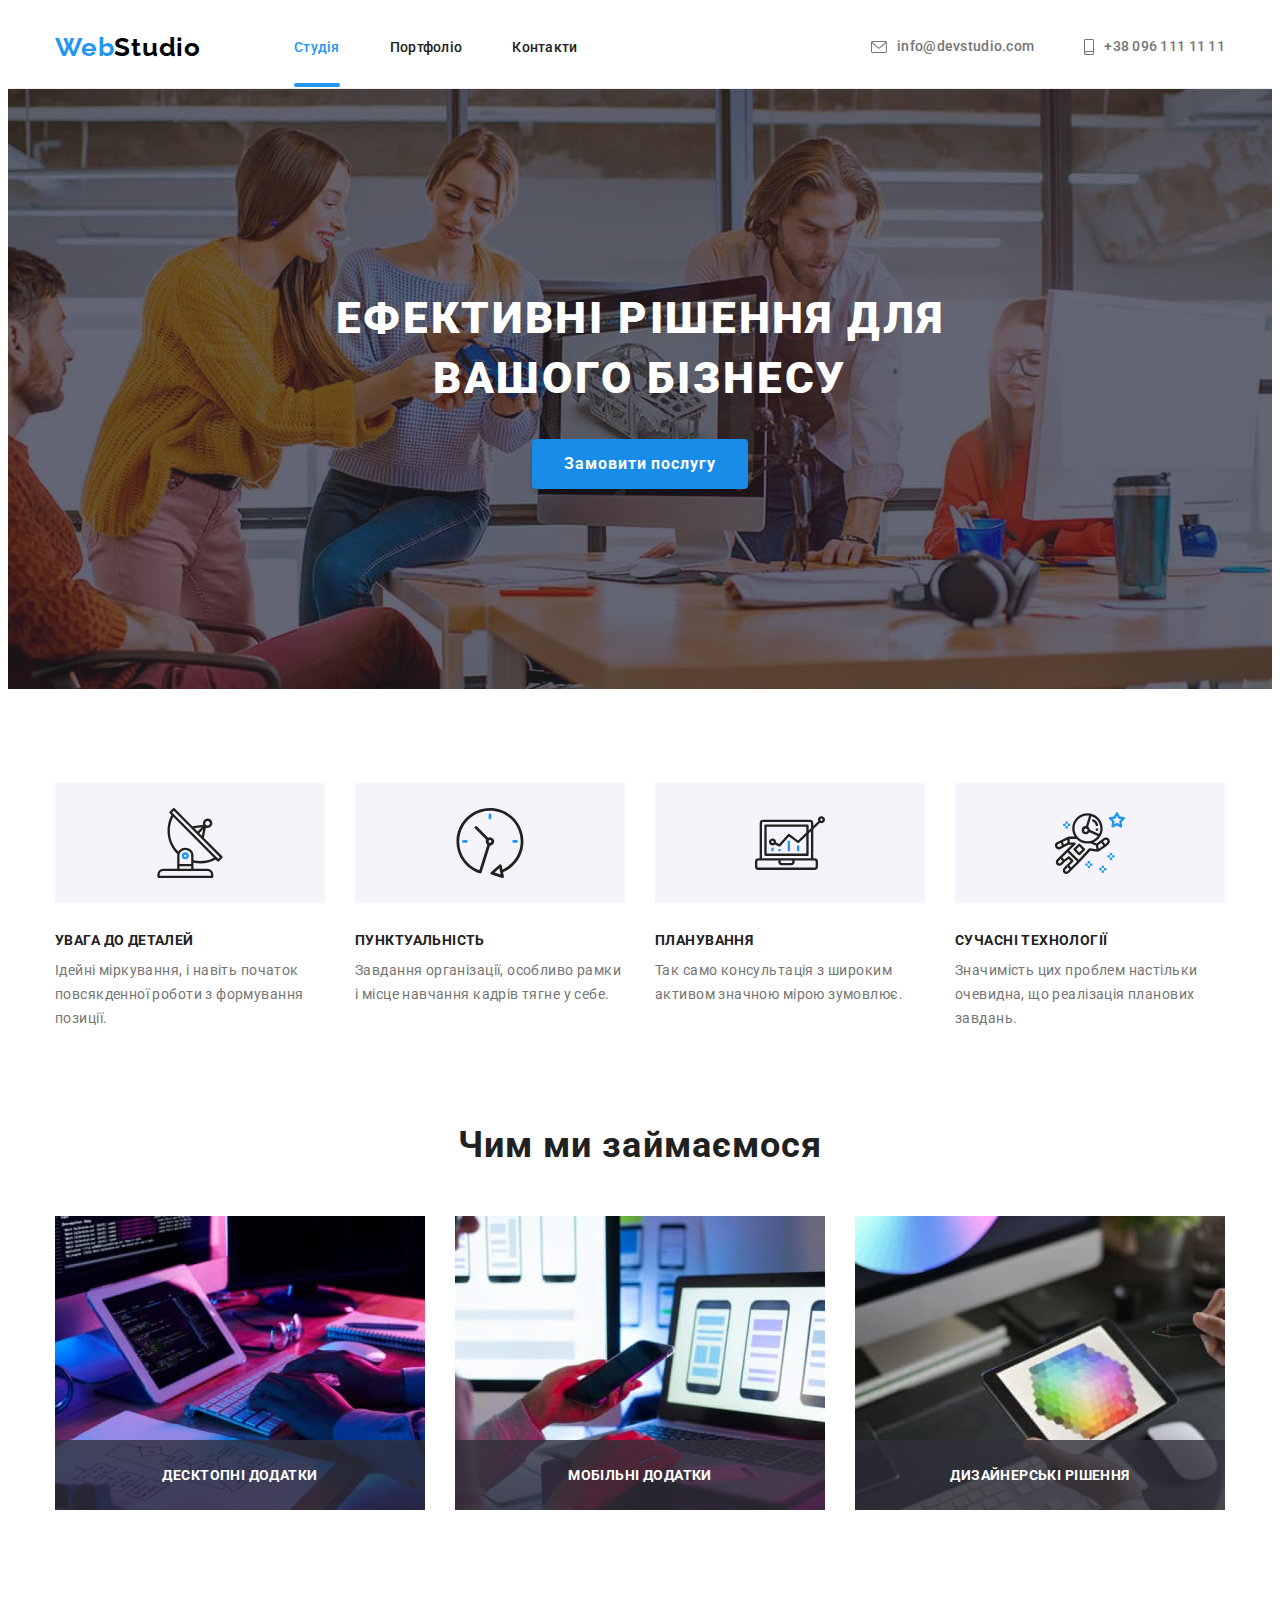
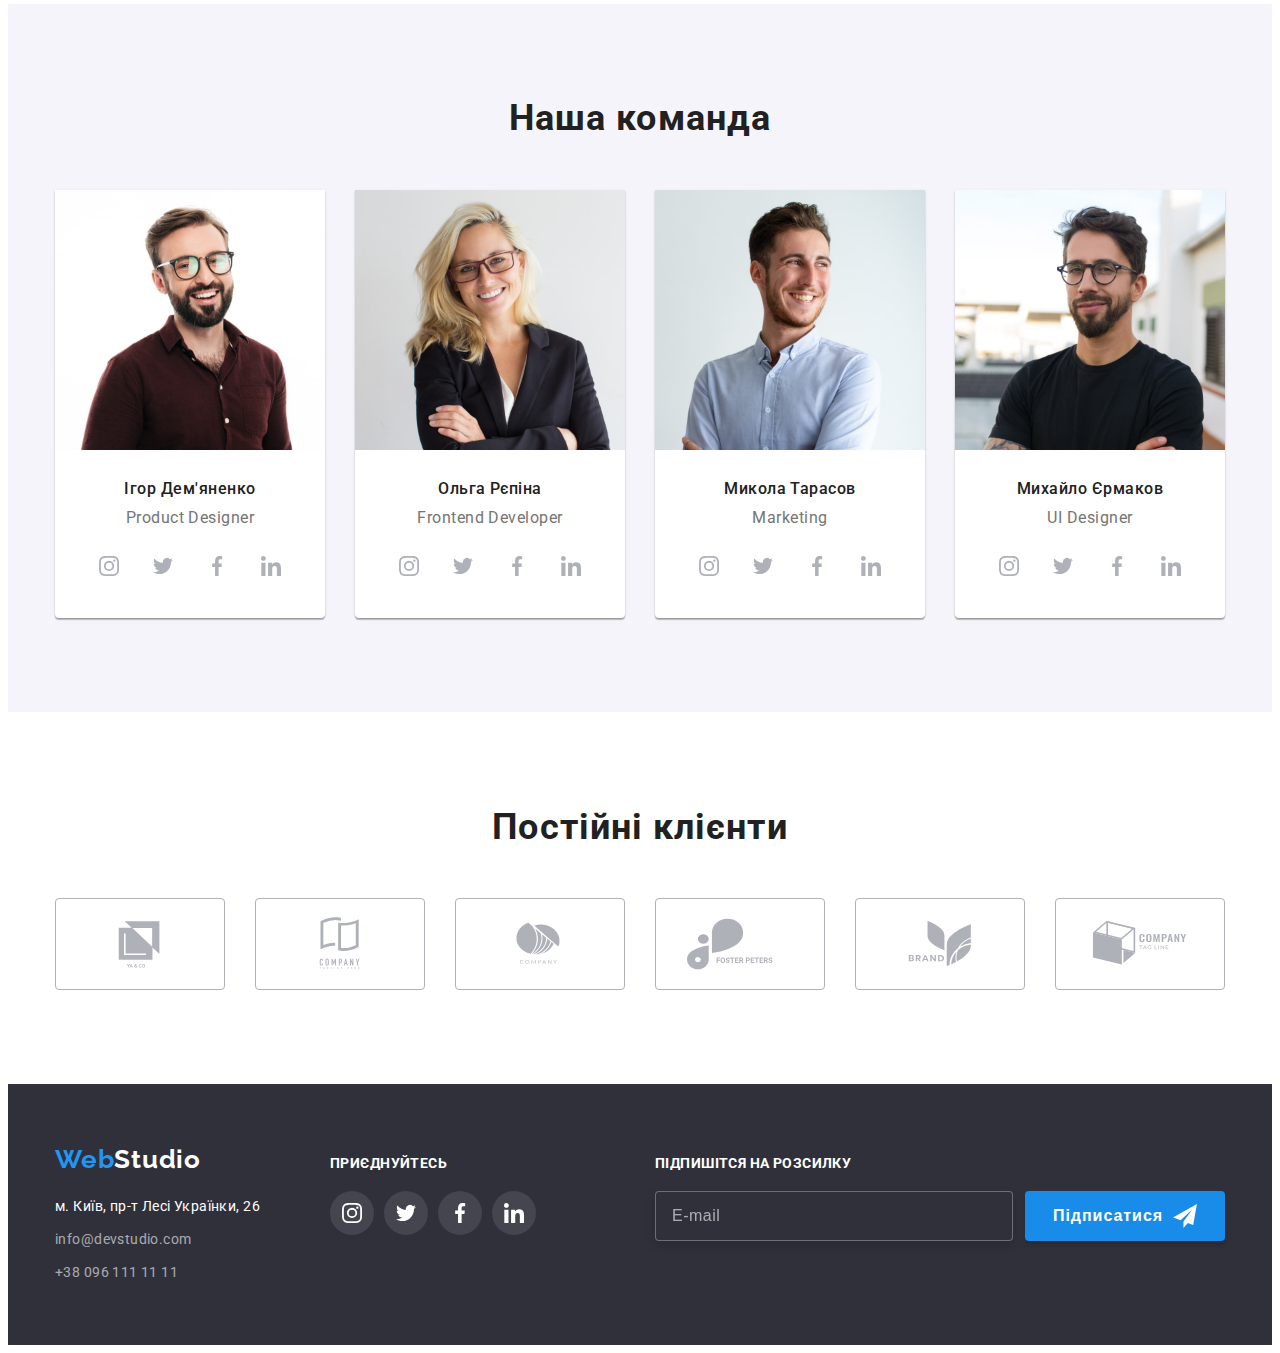
<file: index.html>
<!DOCTYPE html>
<html lang="uk">

<head>
    <meta charset="UTF-8" />
    <meta http-equiv="X-UA-Compatible" content="IE=edge" />
    <meta name="viewport" content="width=device-width, initial-scale=1.0" />
    <title>Document</title>
    <link rel="preconnect" href="https://fonts.googleapis.com">
    <link rel="preconnect" href="https://fonts.gstatic.com" crossorigin>
    <link
        href="https://fonts.googleapis.com/css2?family=Raleway:wght@700&family=Roboto:wght@400;500;700;900&display=swap"
        rel="stylesheet">
    <link rel="stylesheet" href="https://cdnjs.cloudflare.com/ajax/libs/modern-normalize/1.1.0/modern-normalize.min.css"
        integrity="sha512-wpPYUAdjBVSE4KJnH1VR1HeZfpl1ub8YT/NKx4PuQ5NmX2tKuGu6U/JRp5y+Y8XG2tV+wKQpNHVUX03MfMFn9Q=="
        crossorigin="anonymous" referrerpolicy="no-referrer" />
    <link rel="stylesheet" href="./css/styles.css" />
</head>

<body>

    <!-- Header -->

    <header class="header">
        <div class="container header-container">

            <nav class="header-navigation">
                <a href="./index.html" class="logo link">Web<span class="logo__header">Studio</span></a>
                <ul class="header-list list ">
                    <li><a class="header-list__link link current" href="./index.html">Студія</a></li>
                    <li><a class="header-list__link link" href="./portfolio.html">Портфоліо</a></li>
                    <li><a class="header-list__link link" href="./index.html">Контакти</a></li>
                </ul>
            </nav>
            <ul class="header-info list">
                <li class="header-info__item">
                    <a class="header-info__mail link" href="mailto:info@devstudio.com">
                        <svg class="header-mail-icon" width="16" height="12">
                            <use href="./images/symbol-defs.svg#icon-mail"></use>
                        </svg>info@devstudio.com
                    </a>
                </li>

                <li class="header-info__item">
                    <a class="header-info__tel link" href="tel:+380961111111">
                        <svg class="header-tel-icon" width="10" height="16">
                            <use href="./images/symbol-defs.svg#icon-phone"></use>
                        </svg>+38 096 111 11 11
                    </a>
                </li>
            </ul>


        </div>
    </header>
    <main>

        <!-- Effective Solutions -->

        <section class=" hero section">
            <div class="container">
                <h1 class="hero__title">Ефективні рішення для вашого бізнесу</h1>
                <button type="button" class="hero-btn" width="18px" height="18px" data-modal-open>Замовити
                    послугу</button>
            </div>
        </section>

        <!-- Features -->

        <section class="features section">
            <div class="container">
                <h2 class="visually-hidden ">Переваги</h2>
                <ul class="features-list list">
                    <li>
                        <a class="features-link" href="">
                            <svg class="features-link-icon" width="70" height="70">
                                <use href="./images/symbol-defs.svg#icon-antenna"></use>
                            </svg>
                        </a>
                        <h3 class="features__title">Увага до деталей</h3>
                        <p class="features__item">Ідейні міркування, і навіть початок повсякденної роботи з
                            формування
                            позиції.</p>
                    </li>
                    <li>
                        <a class="features-link" href="">
                            <svg class="features-link-icon" width="70" height="70">
                                <use href="./images/symbol-defs.svg#icon-clock"></use>
                            </svg>
                        </a>
                        <h3 class="features__title">Пунктуальність</h3>
                        <p class="features__item">Завдання організації, особливо рамки і місце навчання кадрів тягне
                            у
                            себе.
                        </p>
                    </li>
                    <li>
                        <a class="features-link" href="">
                            <svg class="features-link-icon" width="70" height="70">
                                <use href="./images/symbol-defs.svg#icon-diagram"></use>
                            </svg>
                        </a>
                        <h3 class="features__title">Планування</h3>
                        <p class="features__item">Так само консультація з широким активом значною мірою зумовлює.
                        </p>
                    </li>
                    <li>
                        <a class="features-link" href="">
                            <svg class="features-link-icon" width="70" height="70">
                                <use href="./images/symbol-defs.svg#icon-astronaut"></use>
                            </svg>
                        </a>
                        <h3 class="features__title">Сучасні технології</h3>
                        <p class="features__item">Значимість цих проблем настільки очевидна, що реалізація планових
                            завдань.
                        </p>
                    </li>
                </ul>
            </div>
        </section>

        <section class="occupation section">
            <div class="container">
                <h2 class="occupation__title">Чим ми займаємося</h2>
                <ul class="occupation-list list">

                    <li class="occupation-list__item">
                        <a href="" class="occupation-list__link">
                            <img class="occupation-list__photo" src="./images/ocuoation_1.jpg" alt="Чим ми займаємось"
                                width="370" height="294" />
                            <p class="occupation-list__text">
                                Десктопні додатки
                            </p>
                        </a>
                    </li>

                    <li class="occupation-list__item">
                        <a href="" class="occupation-list__link">
                            <img class="occupation-list__photo" src="./images/ocuoation_2.jpg" alt="Чим ми займаємось"
                                width="370" height="294" />
                            <p class="occupation-list__text">
                                Мобільні додатки
                            </p>
                        </a>
                    </li>

                    <li class="occupation-list__item">
                        <a href="" class="occupation-list__link">
                            <img class="occupation-list__photo" src="./images/ocuoation_3.jpg" alt="Чим ми займаємось"
                                width="370" height="294" />
                            <p class="occupation-list__text">
                                Дизайнерські рішення
                            </p>
                        </a>
                    </li>

                </ul>
            </div>

        </section>



        <!-- Our Team -->

        <section class="team section">

            <div class="container">
                <h2 class="team__title">Наша команда</h2>
                <ul class="staff-list list">
                    <li class="staff-list__item">
                        <img src="./images/img(2).jpg" alt="Ігор Дем'яненко" width="270" height="260" />
                        <div class="staff-list__content">
                            <h3 class="staff-list__name">Ігор Дем'яненко</h3>
                            <p class="staff-list__position" lang="en">Product Designer</p>
                            <ul class="team-soc-list list">
                                <li class="team-soc-item">
                                    <a class="team-soc-link" href="">
                                        <svg class="team-soc-icon" width="20" height="20">
                                            <use href="./images/symbol-defs.svg#icon-instagram"></use>
                                        </svg>
                                    </a>
                                </li>
                                <li class="team-soc-item">
                                    <a class="team-soc-link" href="">
                                        <svg class="team-soc-icon" width="20" height="20">
                                            <use href="./images/symbol-defs.svg#icon-twitter"></use>
                                        </svg>
                                    </a>
                                </li>
                                <li class="team-soc-item">
                                    <a class="team-soc-link" href="">
                                        <svg class="team-soc-icon" width="20" height="20">
                                            <use href="./images/symbol-defs.svg#icon-facebook"></use>
                                        </svg>
                                    </a>
                                </li>
                                <li class="team-soc-item">
                                    <a class="team-soc-link" href="">
                                        <svg class="team-soc-icon" width="20" height="20">
                                            <use href="./images/symbol-defs.svg#icon-linkedin"></use>
                                        </svg>
                                    </a>
                                </li>
                            </ul>
                        </div>
                    </li>

                    <li class="staff-list__item">
                        <img src="./images/img(3).jpg" alt="Ольга Рєпіна" width="270" height="260" />
                        <div class="staff-list__content">
                            <h3 class="staff-list__name">Ольга Рєпіна</h3>
                            <p class="staff-list__position" lang="en">Frontend Developer</p>
                            <ul class="team-soc-list list">
                                <li class="team-soc-item">
                                    <a class="team-soc-link" href="">
                                        <svg class="team-soc-icon" width="20" height="20">
                                            <use href="./images/symbol-defs.svg#icon-instagram"></use>
                                        </svg>
                                    </a>
                                </li>
                                <li class="team-soc-item">
                                    <a class="team-soc-link" href="">
                                        <svg class="team-soc-icon" width="20" height="20">
                                            <use href="./images/symbol-defs.svg#icon-twitter"></use>
                                        </svg>
                                    </a>
                                </li>
                                <li class="team-soc-item">
                                    <a class="team-soc-link" href="">
                                        <svg class="team-soc-icon" width="20" height="20">
                                            <use href="./images/symbol-defs.svg#icon-facebook"></use>
                                        </svg>
                                    </a>
                                </li>
                                <li class="team-soc-item">
                                    <a class="team-soc-link" href="">
                                        <svg class="team-soc-icon" width="20" height="20">
                                            <use href="./images/symbol-defs.svg#icon-linkedin"></use>
                                        </svg>
                                    </a>
                                </li>
                            </ul>
                        </div>
                    </li>

                    <li class="staff-list__item">
                        <img src="./images/img(4).jpg" alt="Микола Тарасов" width="270" height="260" />
                        <div class="staff-list__content">
                            <h3 class="staff-list__name">Микола Тарасов</h3>
                            <p class="staff-list__position" lang="en">Marketing</p>
                            <ul class="team-soc-list list">
                                <li class="team-soc-item">
                                    <a class="team-soc-link" href="">
                                        <svg class="team-soc-icon" width="20" height="20">
                                            <use href="./images/symbol-defs.svg#icon-instagram"></use>
                                        </svg>
                                    </a>
                                </li>
                                <li class="team-soc-item">
                                    <a class="team-soc-link" href="">
                                        <svg class="team-soc-icon" width="20" height="20">
                                            <use href="./images/symbol-defs.svg#icon-twitter"></use>
                                        </svg>
                                    </a>
                                </li>
                                <li class="team-soc-item">
                                    <a class="team-soc-link" href="">
                                        <svg class="team-soc-icon" width="20" height="20">
                                            <use href="./images/symbol-defs.svg#icon-facebook"></use>
                                        </svg>
                                    </a>
                                </li>
                                <li class="team-soc-item">
                                    <a class="team-soc-link" href="">
                                        <svg class="team-soc-icon" width="20" height="20">
                                            <use href="./images/symbol-defs.svg#icon-linkedin"></use>
                                        </svg>
                                    </a>
                                </li>
                            </ul>
                        </div>
                    </li>

                    <li class="staff-list__item">
                        <img src="./images/img(5).jpg" alt="Михайло Єрмаков" width="270" height="260" />
                        <div class="staff-list__content">
                            <h3 class="staff-list__name">Михайло Єрмаков</h3>
                            <p class="staff-list__position" lang="en">UI Designer</p>
                            <ul class="team-soc-list list">
                                <li class="team-soc-item">
                                    <a class="team-soc-link" href="">
                                        <svg class="team-soc-icon" width="20" height="20">
                                            <use href="./images/symbol-defs.svg#icon-instagram"></use>
                                        </svg>
                                    </a>
                                </li>
                                <li class="team-soc-item">
                                    <a class="team-soc-link" href="">
                                        <svg class="team-soc-icon" width="20" height="20">
                                            <use href="./images/symbol-defs.svg#icon-twitter"></use>
                                        </svg>
                                    </a>
                                </li>
                                <li class="team-soc-item">
                                    <a class="team-soc-link" href="">
                                        <svg class="team-soc-icon" width="20" height="20">
                                            <use href="./images/symbol-defs.svg#icon-facebook"></use>
                                        </svg>
                                    </a>
                                </li>
                                <li class="team-soc-item">
                                    <a class="team-soc-link" href="">
                                        <svg class="team-soc-icon" width="20" height="20">
                                            <use href="./images/symbol-defs.svg#icon-linkedin"></use>
                                        </svg>
                                    </a>
                                </li>
                            </ul>
                        </div>
                    </li>
                </ul>
            </div>
        </section>

        <section class="clients section">
            <h2 class="clients-title">Постійні клієнти</h2>
            <div class="container clients-box">
                <ul class="clients-list list">
                    <li class="clients-item">
                        <a class="clients-link" href="">
                            <svg class="clients-link-icon" width="106" height="60">
                                <use href="./images/symbol-defs.svg#icon-Logo1"></use>
                            </svg>
                        </a>
                    </li>
                    <li class="clients-item">
                        <a class="clients-link" href="">
                            <svg class="clients-link-icon" width="106" height="60">
                                <use href="./images/symbol-defs.svg#icon-Logo2"></use>
                            </svg>
                        </a>
                    </li>
                    <li class="clients-item">
                        <a class="clients-link" href="">
                            <svg class="clients-link-icon" width="106" height="60">
                                <use href="./images/symbol-defs.svg#icon-Logo3"></use>
                            </svg>
                        </a>
                    </li>
                    <li class="clients-item">
                        <a class="clients-link" href="">
                            <svg class="clients-link-icon" width="106" height="60">
                                <use href="./images/symbol-defs.svg#icon-Logo4"></use>
                            </svg>
                        </a>
                    </li>
                    <li class="clients-item">
                        <a class="clients-link" href="">
                            <svg class="clients-link-icon" width="106" height="60">
                                <use href="./images/symbol-defs.svg#icon-Logo5"></use>
                            </svg>
                        </a>
                    </li>
                    <li class="clients-item">
                        <a class="clients-link" href="">
                            <svg class="clients-link-icon" width="106" height="60">
                                <use href="./images/symbol-defs.svg#icon-Logo6"></use>
                            </svg>
                        </a>
                    </li>


                </ul>
            </div>

        </section>

    </main>
    <!-- Footer -->
    <footer class="footer">
        <div class="footer-container container ">

            <div class="footer-info">
                <a class="logo link" href="./index.html">Web<span class="logo__footer">Studio</span></a>
                <address class="footer-address">
                    <ul class="footer-list list">
                        <li class="footer-list__item">
                            <a class="footer-list__location link" href="https://goo.gl/maps/L9FCUz4yAtYqn3eW6"
                                target="_blank" rel="noopener nofollow no-referrer">м. Київ,
                                пр-т Лесі Українки, 26</a>
                        </li>
                        <li class="footer-list__item">
                            <a class="footer-list__mail link" href="mailto:info@devstudio.com">info@devstudio.com</a>
                        </li>
                        <li class="footer-list__item">
                            <a class="footer-list__tel link" href="tel:+380961111111">+38 096 111 11 11</a>
                        </li>
                    </ul>
                </address>
            </div>

            <div class="footer-soc">
                <p class="footer-soc-title">Приєднуйтесь</p>

                <ul class="footer-soc-list list">
                    <li class="footer-soc-item">
                        <a class="footer-soc-link" href="">
                            <svg class="footer-soc-icon" width="20" height="20">
                                <use href="./images/symbol-defs.svg#icon-instagram"></use>
                            </svg>
                        </a>
                    </li>
                    <li class="footer-soc-item">
                        <a class="footer-soc-link" href="">
                            <svg class="footer-soc-icon" width="20" height="20">
                                <use href="./images/symbol-defs.svg#icon-twitter"></use>
                            </svg>
                        </a>
                    </li>
                    <li class="footer-soc-item">
                        <a class="footer-soc-link" href="">
                            <svg class="footer-soc-icon" width="20" height="20">
                                <use href="./images/symbol-defs.svg#icon-facebook"></use>
                            </svg>
                        </a>
                    </li>
                    <li class="footer-soc-item">
                        <a class="footer-soc-link" href="">
                            <svg class="footer-soc-icon" width="20" height="20">
                                <use href="./images/symbol-defs.svg#icon-linkedin"></use>
                            </svg>
                        </a>
                    </li>
                </ul>
            </div>

            <div class="footer-form">

                <p class="footer-form__text">Підпишітся на розсилку</p>
                <div class="footer-form-main">

                    <label class="footer-form__lable">
                        <input class="footer-form__input" type="email" name="mail" placeholder="E-mail" required>
                    </label>

                    <button class="footer-form__btn" type="submit">Підписатися
                        <svg class="footer-form__icon" width="24" height="24">
                            <use href="./images/symbol-defs.svg#icon-sub"></use>
                        </svg>
                    </button>
                </div>
            </div>
        </div>

    </footer>

    <div class="backdrop is-hidden" data-modal>
        <div class="modal">

            <button type="button" class="btn_close " data-modal-close>
                <svg class="icon-close" width="11" height="11">
                    <use href="./images/symbol-defs.svg#icon-cross"></use>
                </svg>
            </button>



            <form class="form" autocomplete="on">
                <p class="form-title">Залиште свої дані, ми вам передзвонимо</p>
                <div class="form-field">
                    <label for="modal-name" class="form-field__label">Ім'я</label>
                    <div class="input-wrap">
                        <input class="form-field__input" type="text" name="user-name" required id="modal-name">
                        <svg class="form-field__icon" width="18" height="18">
                            <use href="./images/symbol-defs.svg#icon-person-form"></use>
                        </svg>
                    </div>

                </div>


                <div class="form-field">
                    <label for="modal-tel" class="form-field__label">Телефон</label>
                    <div class="input-wrap">
                        <input class="form-field__input" type="tel" name="user-tel" required id="modal-tel">
                        <svg class="form-field__icon" width="18" height="18">
                            <use href="./images/symbol-defs.svg#icon-phone-form"></use>
                        </svg>
                    </div>

                </div>

                <div class="form-field">
                    <label for="modal-mail" class="form-field__label">Пошта</label>
                    <div class="input-wrap">
                        <input class="form-field__input" type="email" name="user-email" required id="modal-mail">
                        <svg class="form-field__icon" width="18" height="18">
                            <use href="./images/symbol-defs.svg#icon-email-form"></use>
                        </svg>
                    </div>

                </div>

                <div class="form-field form-textarea">
                    <label for="user-text" class="form-field__label">Коментар</label>
                    <textarea class="form-comment" name="user-text" id="user-text"
                        placeholder="Введіть текст"></textarea>
                </div>

                <div class="form-field ">
                    <input type="checkbox" class="input-check visually-hidden" name="policy" value="true" id="policy"
                        required />
                    <label for="policy" class="check-text ">
                        <span>
                            <svg class="check-icon" width="16" height="15">
                                <use href="./images/symbol-defs.svg#icon-check"></use>
                            </svg>
                        </span>
                        Погоджуюся з розсилкою та приймаю
                        <a class="policy-link" href="#"> Умови договору </a>
                    </label>
                </div>


                <button type="submit" class="send-btn">Відправити</button>

            </form>
        </div>
    </div>
    <script src="./js/modal.js"></script>
</body>

</html>
</file>
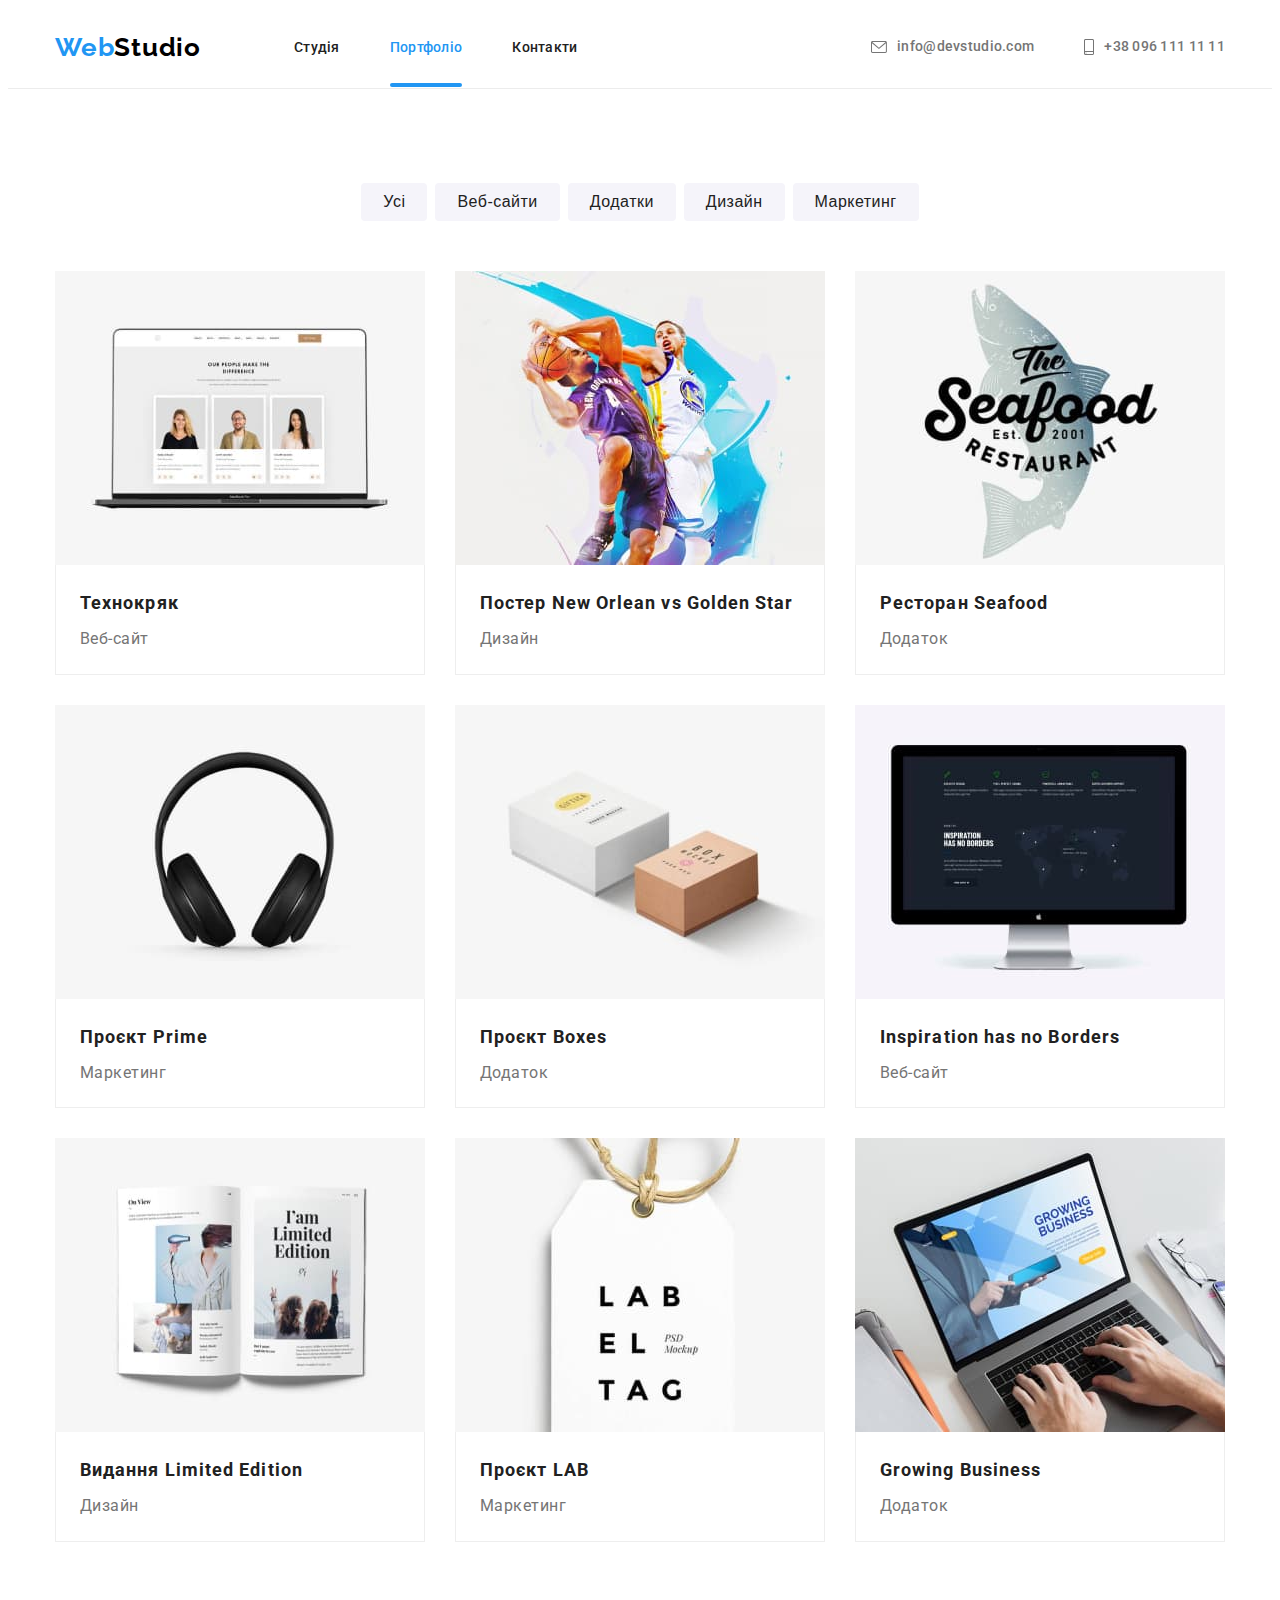
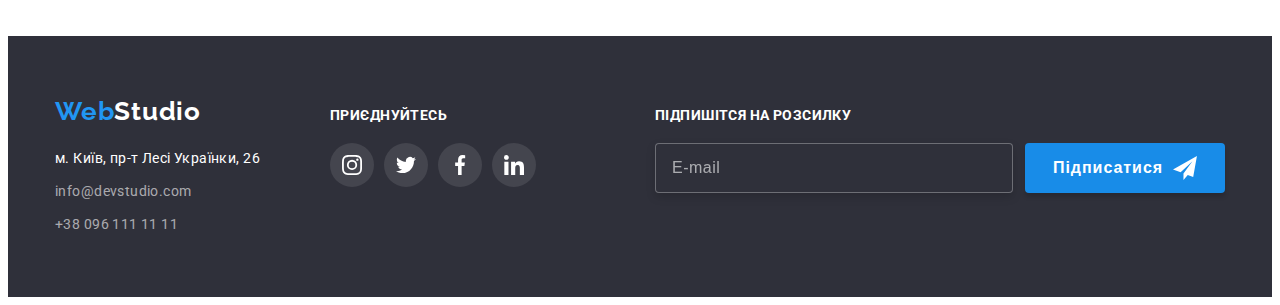
<file: portfolio.html>
<!DOCTYPE html>
<html lang="uk">

<head>
    <meta charset="UTF-8" />
    <meta http-equiv="X-UA-Compatible" content="IE=edge" />
    <meta name="viewport" content="width=device-width, initial-scale=1.0" />
    <title>Document</title>
    <link rel="preconnect" href="https://fonts.googleapis.com">
    <link rel="preconnect" href="https://fonts.gstatic.com" crossorigin>
    <link
        href="https://fonts.googleapis.com/css2?family=Raleway:wght@700&family=Roboto:wght@400;500;700;900&display=swap"
        rel="stylesheet">
    <link rel="stylesheet" href="https://cdnjs.cloudflare.com/ajax/libs/modern-normalize/1.1.0/modern-normalize.min.css"
        integrity="sha512-wpPYUAdjBVSE4KJnH1VR1HeZfpl1ub8YT/NKx4PuQ5NmX2tKuGu6U/JRp5y+Y8XG2tV+wKQpNHVUX03MfMFn9Q=="
        crossorigin="anonymous" referrerpolicy="no-referrer" />
    <link rel="stylesheet" href="./css/styles.css" />
</head>

<body>

    <!-- Header -->

    <header class="header">
        <div class="container header-container">

            <nav class="header-navigation">
                <a href="./index.html" class="logo link">Web<span class="logo__header">Studio</span></a>
                <ul class="header-list list ">
                    <li><a class="header-list__link link" href="./index.html">Студія</a></li>
                    <li><a class="header-list__link link current" href="./portfolio.html">Портфоліо</a></li>
                    <li><a class="header-list__link link" href="./index.html">Контакти</a></li>
                </ul>
            </nav>
            <ul class="header-info list">
                <li class="header-info__item">
                    <a class="header-info__mail link" href="mailto:info@devstudio.com">
                        <svg class="header-mail-icon" width="16px" height="12px">
                            <use href="./images/symbol-defs.svg#icon-mail"></use>
                        </svg>info@devstudio.com
                    </a>
                </li>

                <li class="header-info__item">
                    <a class="header-info__tel link" href="tel:+380961111111">
                        <svg class="header-tel-icon" width="10px" height="16px">
                            <use href="./images/symbol-defs.svg#icon-phone"></use>
                        </svg>+38 096 111 11 11
                    </a>
                </li>
            </ul>
        </div>
    </header>

    <main>
        <!-- Menu Buttons -->
        <section class="section">
            <div class="container">
                <h1 class="visually-hidden">Наші проєкти</h1>
                <ul class="menu-list list">
                    <li><button class="menu-list__btn" type="button">Усі</button></li>
                    <li><button class="menu-list__btn" type="button">Веб-сайти</button></li>
                    <li><button class="menu-list__btn" type="button">Додатки</button></li>
                    <li><button class="menu-list__btn" type="button">Дизайн</button></li>
                    <li><button class="menu-list__btn" type="button">Маркетинг</button></li>
                </ul>

                <!-- Projects list -->

                <ul class="project-list list">
                    <li class="project-item">
                        <a class="project-link link" href="#">

                            <div class="project-link__box">
                                <div class="overlay-thumb ">

                                    <p class="overlay-text"> Ресурс пропонує комплексні пропозиції з різним рівнем
                                        функціоналу та сервісів. Все це дозволить відвідувачу отримати вичерпні
                                        відомості про компанію чи приватну
                                        особу.
                                    </p>
                                </div>
                                <img src="./images/portfolio_proj_1.jpg" alt="Технокряк" width="370" height="294">
                            </div>

                            <div class="project-list_info">
                                <h2 class="project-list__title">Технокряк</h2>
                                <p class="project-list__item">Веб-сайт</p>
                            </div>
                        </a>
                    </li>

                    <li class="project-item">
                        <a class="project-link link" href="#">
                            <div class="project-link__box">
                                <div class="overlay-thumb ">
                                    <p class="overlay-text"> Lorem ipsum dolor, sit amet consectetur adipisicing elit.
                                        Atque libero fuga debitis nostrum. Veritatis eligendi ab commodi labore porro
                                        distinctio.
                                    </p>
                                </div>
                                <img src="./images/portfolio_proj_2.jpg" alt="Дизайн" width="370" height="294">
                            </div>

                            <div class="project-list_info">
                                <h2 class="project-list__title">Постер <span lang="en">New Orlean vs Golden Star</span>
                                </h2>
                                <p class="project-list__item">Дизайн</p>
                            </div>
                        </a>
                    </li>
                    <li class="project-item">
                        <a class="project-link link" href="#">
                            <div class="project-link__box">
                                <div class="overlay-thumb ">
                                    <p class="overlay-text"> Lorem ipsum dolor, sit amet consectetur adipisicing elit.
                                        Atque libero fuga debitis nostrum. Veritatis eligendi ab commodi labore porro
                                        distinctio.
                                    </p>
                                </div>
                                <img src="./images/portfolio_proj_3.jpg" alt="Ресторан" width="370" height="294">
                            </div>

                            <div class="project-list_info">
                                <h2 class="project-list__title">Ресторан <span lang="en">Seafood</span> </h2>
                                <p class="project-list__item">Додаток</p>
                            </div>
                        </a>
                    </li>
                    <li class="project-item">
                        <a class="project-link link" href="#">
                            <div class="project-link__box">
                                <div class="overlay-thumb ">
                                    <p class="overlay-text"> Lorem ipsum dolor, sit amet consectetur adipisicing elit.
                                        Atque libero fuga debitis nostrum. Veritatis eligendi ab commodi labore porro
                                        distinctio.
                                    </p>
                                </div>
                                <img src="./images/portfolio_proj_4.jpg" alt="Prime Проєкт" width="370" height="294">
                            </div>

                            <div class="project-list_info">
                                <h2 class="project-list__title">Проєкт <span lang="en">Prime</span> </h2>
                                <p class="project-list__item">Маркетинг</p>
                            </div>
                        </a>
                    </li>
                    <li class="project-item">
                        <a class="project-link link" href="#">
                            <div class="project-link__box">
                                <div class="overlay-thumb ">
                                    <p class="overlay-text"> Lorem ipsum dolor, sit amet consectetur adipisicing elit.
                                        Atque libero fuga debitis nostrum. Veritatis eligendi ab commodi labore porro
                                        distinctio.
                                    </p>
                                </div>
                                <img src="./images/portfolio_proj_5.jpg" alt="Проєкт Boxes" width="370" height="294">
                            </div>

                            <div class="project-list_info">
                                <h2 class="project-list__title">Проєкт <span lang="en">Boxes</span> </h2>
                                <p class="project-list__item">Додаток</p>
                            </div>
                        </a>
                    </li>
                    <li class="project-item">
                        <a class="project-link link" href="#">
                            <div class="project-link__box">
                                <div class="overlay-thumb ">
                                    <p class="overlay-text"> Lorem ipsum dolor, sit amet consectetur adipisicing elit.
                                        Atque libero fuga debitis nostrum. Veritatis eligendi ab commodi labore porro
                                        distinctio.
                                    </p>
                                </div>
                                <img src="./images/portfolio_proj_6.jpg" alt="Веб-сайт" width="370" height="294">
                            </div>

                            <div class="project-list_info">
                                <h2 class="project-list__title"> <span lang="en">Inspiration has no Borders</span> </h2>
                                <p class="project-list__item">Веб-сайт</p>
                            </div>
                        </a>
                    </li>
                    <li class="project-item">
                        <a class="project-link link" href="#">
                            <div class="project-link__box">
                                <div class="overlay-thumb ">
                                    <p class="overlay-text"> Lorem ipsum dolor, sit amet consectetur adipisicing elit.
                                        Atque libero fuga debitis nostrum. Veritatis eligendi ab commodi labore porro
                                        distinctio.
                                    </p>
                                </div>
                                <img src="./images/portfolio_proj_7.jpg" alt="Особливий Дизайн " width="370"
                                    height="294">
                            </div>

                            <div class="project-list_info">
                                <h2 class="project-list__title">Видання <span lang="en">Limited Edition</span> </h2>
                                <p class="project-list__item">Дизайн</p>
                            </div>
                        </a>
                    </li>
                    <li class="project-item">
                        <a class="project-link link" href="#">
                            <div class="project-link__box">
                                <div class="overlay-thumb ">
                                    <p class="overlay-text"> Lorem ipsum dolor, sit amet consectetur adipisicing elit.
                                        Atque libero fuga debitis nostrum. Veritatis eligendi ab commodi labore porro
                                        distinctio.
                                    </p>
                                </div>
                                <img src="./images/portfolio_proj_8.jpg" alt="Проєкт LAB" width="370" height="294">
                            </div>
                            <div class="project-list_info">
                                <h2 class="project-list__title">Проєкт <span lang="en">LAB</span> </h2>
                                <p class="project-list__item">Маркетинг</p>
                            </div>
                        </a>
                    </li>
                    <li class="project-item">
                        <a class="project-link link" href="#">
                            <div class="project-link__box">
                                <div class="overlay-thumb ">
                                    <p class="overlay-text"> Lorem ipsum dolor, sit amet consectetur adipisicing elit.
                                        Atque libero fuga debitis nostrum. Veritatis eligendi ab commodi labore porro
                                        distinctio.
                                    </p>
                                </div>
                                <img src="./images/portfolio_proj_9.jpg" alt="Додаток" width="370" height="294">
                            </div>
                            <div class="project-list_info">
                                <h2 class="project-list__title"> <span lang="en">Growing Business</span> </h2>
                                <p class="project-list__item">Додаток</p>
                            </div>
                        </a>
                    </li>
                </ul>
            </div>
        </section>
    </main>
    <!-- Footer -->
    <footer class="footer">
        <div class="footer-container container ">

            <div class="footer-info">
                <a class="logo link" href="./index.html">Web<span class="logo__footer">Studio</span></a>
                <address class="footer-address">
                    <ul class="footer-list list">
                        <li class="footer-list__item">
                            <a class="footer-list__location link" href="https://goo.gl/maps/L9FCUz4yAtYqn3eW6"
                                target="_blank" rel="noopener nofollow no-referrer">м. Київ,
                                пр-т Лесі Українки, 26</a>
                        </li>
                        <li class="footer-list__item">
                            <a class="footer-list__mail link" href="mailto:info@devstudio.com">info@devstudio.com</a>
                        </li>
                        <li class="footer-list__item">
                            <a class="footer-list__tel link" href="tel:+380961111111">+38 096 111 11 11</a>
                        </li>
                    </ul>
                </address>
            </div>

            <div class="footer-soc">
                <p class="footer-soc-title">Приєднуйтесь</p>

                <ul class="footer-soc-list list">
                    <li class="footer-soc-item">
                        <a class="footer-soc-link" href="">
                            <svg class="footer-soc-icon" width="20px" height="20px">
                                <use href="./images/symbol-defs.svg#icon-instagram"></use>
                            </svg>
                        </a>
                    </li>
                    <li class="footer-soc-item">
                        <a class="footer-soc-link" href="">
                            <svg class="footer-soc-icon" width="20px" height="20px">
                                <use href="./images/symbol-defs.svg#icon-twitter"></use>
                            </svg>
                        </a>
                    </li>
                    <li class="footer-soc-item">
                        <a class="footer-soc-link" href="">
                            <svg class="footer-soc-icon" width="20px" height="20px">
                                <use href="./images/symbol-defs.svg#icon-facebook"></use>
                            </svg>
                        </a>
                    </li>
                    <li class="footer-soc-item">
                        <a class="footer-soc-link" href="">
                            <svg class="footer-soc-icon" width="20px" height="20px">
                                <use href="./images/symbol-defs.svg#icon-linkedin"></use>
                            </svg>
                        </a>
                    </li>
                </ul>
            </div>
            <div class="footer-form">

                <p class="footer-form__text">Підпишітся на розсилку</p>
                <div class="footer-form-main">

                    <label class="footer-form__lable">
                        <input class="footer-form__input" type="email" name="mail" placeholder="E-mail" required>
                    </label>

                    <button class="footer-form__btn" type="submit">Підписатися
                        <svg class="footer-form__icon" width="24" height="24">
                            <use href="./images/symbol-defs.svg#icon-sub"></use>
                        </svg>
                    </button>
                </div>
            </div>
        </div>

    </footer>
</body>

</html>
</file>
<file: css/styles.css>
:root {
  --title-text-color: #212121;
  --white-primary-color: #ffffff;
  --primary-text-color: #757575;
  --accent-color: #2196f3;
  --projects-bacground-color: #eeeeee;
  --background-color-team: #f5f4fa;
  --logo-black-color: #000000;
  --team-hidden-color: rgba(255, 255, 255, 0.6);
  --background-color-footer: #2f303a;
  --header-background-color: #ececec;
  --background-btn-color: #188ce8;
  --timing-function: cubic-bezier(0.4, 0, 0.2, 1);
}

/* Fonts */
@font-face {
  font-family: roboto-400;
  src: url(../fonts/Roboto/Roboto-Regular.ttf);
}
@font-face {
  font-family: roboto-700;
  src: url(../fonts/Roboto/Roboto-Bold.ttf);
}
@font-face {
  font-family: roboto-500;
  src: url(../fonts/Roboto/Roboto-Medium.ttf);
}
@font-face {
  font-family: roboto-900;
  src: url(../fonts/Roboto/Roboto-Black.ttf);
}
@font-face {
  font-family: raleway-700;
  src: url(../fonts/Raleway/Raleway-VariableFont_wght.ttf);
}

html {
  box-sizing: border-box;
}

*,
*::before,
*::after {
  box-sizing: border-box;
}

p,
h1,
h2,
h3,
h4,
h5,
h6 {
  margin: 0;
}

button {
  display: block;
  cursor: pointer;
  border: none;
  border-radius: 4px;
}

address {
  font-style: normal;
}

body {
  font-family: 'Roboto', sans-serif;
  color: var(--primary-text-color);
  background-color: var(--white-primary-color);
  font-size: 14px;
  letter-spacing: 00.03em;
}

img {
  display: block;
  max-width: 100%;
  height: auto;
}
.visually-hidden {
  position: absolute;
  width: 1px;
  height: 1px;
  margin: -1px;
  border: 0;
  padding: 0;
  white-space: nowrap;
  clip-path: inset(100%);
  clip: rect(0 0 0 0);
  overflow: hidden;
}

.list {
  padding: 0;
  margin: 0;
  list-style: none;
}
.link {
  text-decoration: none;
}

.container {
  width: 1200px;
  padding: 0px 15px;
  margin: 0 auto;
}
.section {
  padding-top: 94px;
  padding-bottom: 94px;
}

/* -------------------Header Site Nav------------------------ */
.header {
  width: 100%;
  padding-top: 24px;
  padding-bottom: 25px;
  background-color: #ffffff;
  border-bottom: 1px solid #ececec;
}

.header-container {
  display: flex;
  align-items: center;
}

.header-navigation {
  display: flex;
  align-items: center;
}

.logo {
  font-family: raleway;
  font-weight: 700;
  font-size: 26px;
  line-height: 1.19;
  letter-spacing: 0.03em;
  color: var(--accent-color);
}
.logo__header {
  color: var(--logo-black-color);
}

.header-list {
  display: flex;
  gap: 50px;
  margin-left: 93px;
}

.header-list .link.current {
  color: var(--accent-color);
}
.header-list .link.current::after {
  content: '';
  position: absolute;
  display: block;
  left: 0;
  bottom: 0;
  width: 100%;
  height: 4px;
  background-size: cover;
  background-color: var(--accent-color);
  border-radius: 2px;
  transform: scaleX(1);
  transition: 250ms var(--timing-function);
}

.header-list__link {
  position: relative;
  transition-property: var(--accent-color);
  font-weight: 500;
  font-size: 14px;
  line-height: 1.14;
  letter-spacing: 0.02em;
  padding: 32px 0 32px 0;
  color: var(--title-text-color);
  transition: color 250ms var(--timing-function);
}

.header-list__link:hover,
.header-list__link:focus {
  color: var(--accent-color);
}

.header-info {
  display: flex;
  gap: 50px;
  margin-left: auto;
}

.header-info__item {
  display: flex;
  flex-wrap: wrap;
}

.header-mail-icon,
.header-tel-icon {
  fill: currentColor;
  margin-right: 10px;
}

.header-info__mail,
.header-info__tel {
  display: flex;
  justify-content: center;
  align-items: center;
  font-weight: 500;
  font-size: 14px;
  line-height: 1.14;
  letter-spacing: 0.02em;
  color: var(--primary-text-color);
  font-style: normal;
  transition: color 250ms var(--timing-function);
}

.header-info__mail:hover,
.header-info__tel:hover,
.header-info__mail:focus,
.header-info__tel:focus {
  color: var(--accent-color);
}

/* HERO */

/* -------------------Effective Solutions-------------------- */
.hero {
  padding-top: 200px;
  padding-bottom: 200px;
  text-align: center;
  max-width: 1600px;
  height: 600px;
  margin: 0 auto;
  background-color: var(--background-color-footer);
  background-image: linear-gradient(rgba(47, 48, 58, 0.4), rgba(47, 48, 58, 0.4)),
    url(../images/hero-bg.jpg);
  background-repeat: no-repeat;
  background-position: center;
  background-size: cover;
}
.hero__title {
  font-weight: 900;
  font-size: 44px;
  line-height: 1.36;
  letter-spacing: 0.06em;
  text-align: center;
  text-transform: uppercase;
  display: inline-block;
  width: 696px;
  color: var(--white-primary-color);
}

.hero-btn {
  justify-content: center;
  align-items: center;
  box-sizing: border-box;
  font-family: inherit;
  margin: 0 auto;
  margin-top: 30px;
  padding: 10px 32px;
  min-width: 216px;
  font-weight: 700;
  font-size: 16px;
  line-height: 1.88;
  letter-spacing: 0.06em;
  box-shadow: 0px 4px 4px rgba(0, 0, 0, 0.15);
  color: var(--white-primary-color);
  background-color: var(--background-btn-color);
  transition: background-color 250ms var(--timing-function);
}
.hero-btn:hover,
.hero-btn:focus {
  background-color: #409be6;
}

/* ---------------------------Features--------------------------- */
.features {
  padding-bottom: 0;
}
.features-list {
  display: flex;
  justify-content: center;
  align-content: center;
  gap: 30px;
}

.features-link {
  width: 270px;
  height: 120px;
  display: flex;
  justify-content: center;
  align-items: center;
  background-color: var(--background-color-team);
}

.features__title {
  font-size: 14px;
  line-height: 1.14;
  letter-spacing: 0.03em;
  text-transform: uppercase;
  color: var(--title-text-color);
  margin-top: 30px;
  margin-bottom: 10px;
}
.features__item {
  font-weight: 400;
  font-size: 14px;
  line-height: 1.71;
  letter-spacing: 0.03em;
  color: var(--primary-text-color);
}

/* ------------------Occupatoion Section---------------- */

.occupation__title {
  font-weight: 700;
  font-size: 36px;
  line-height: 1.16;
  text-align: center;
  letter-spacing: 0.03em;
  margin-bottom: 50px;
  color: var(--title-text-color);
}

.occupation-list {
  display: flex;
  flex-wrap: wrap;
  gap: 30px;
}

.occupation-list__link {
  position: relative;
  display: block;
}

.occupation-list__text {
  display: flex;
  align-items: center;
  justify-content: center;
  position: absolute;
  bottom: 0;
  width: 100%;
  height: 70px;
  font-weight: 700;
  line-height: calc(16 / 14);
  text-transform: uppercase;
  background: rgba(47, 48, 58, 0.8);
  color: var(--white-primary-color);
}

/* --------------------Our Team --------------------------*/
.team {
  background-color: var(--background-color-team);
}
.team__title {
  text-align: center;
  font-weight: 700;
  font-size: 36px;
  line-height: 1.16;
  letter-spacing: 0.03em;
  margin-bottom: 50px;
  color: var(--title-text-color);
}

.staff-list {
  display: flex;
  justify-content: center;
  gap: 30px;
}

.staff-list__item {
  background: var(--white-primary-color);
  box-shadow: 0px 1px 3px rgba(0, 0, 0, 0.12), 0px 1px 1px rgba(0, 0, 0, 0.14),
    0px 2px 1px rgba(0, 0, 0, 0.2);
  border-radius: 0px 0px 4px 4px;
}

.staff-list__content {
  text-align: center;
  padding-top: 30px;
  padding-bottom: 30px;
}

.staff-list__name {
  font-weight: 500;
  font-size: 16px;
  line-height: 1.18;
  text-align: center;
  letter-spacing: 0.03em;
  margin-bottom: 10px;
  color: var(--title-text-color);
}
.staff-list__position {
  font-weight: 400;
  font-size: 16px;
  line-height: 1.18;
  text-align: center;
  letter-spacing: 0.03em;
  margin-bottom: 16px;
  color: var(--primary-text-color);
}

.team-soc-list {
  display: flex;
  justify-content: center;
  gap: 10px;
}

.team-soc-link {
  width: 44px;
  height: 44px;
  border-radius: 50%;
  background-color: transparent;
  display: flex;
  align-items: center;
  justify-content: center;
  fill: #afb1b8;
  transition: background-color 250ms var(--timing-function), fill 250ms var(--timing-function);
}

.team-soc-link:hover,
.team-soc-link:focus {
  background-color: #2196f3;
  fill: var(--white-primary-color);
}

/* ____________________________Clients Section_____________________________ */

.clients-title {
  text-align: center;
  font-style: normal;
  font-weight: 700;
  font-size: 36px;
  line-height: 42px;
  letter-spacing: 0.03em;
  margin-bottom: 50px;
  color: var(--title-text-color);
}
.clients-box {
  display: flex;
  justify-content: center;
  align-items: center;
}
.clients-list {
  display: flex;
  justify-content: center;
  align-items: center;
  flex-wrap: wrap;
  gap: 30px;
}
.clients-item {
  width: 170px;
  height: 92px;
}
.clients-link {
  display: flex;
  justify-content: center;
  align-items: center;
  width: 100%;
  height: 100%;
  color: #afb1b8;
  border: 1px solid #afb1b8;
  border-radius: 4px;
  transition: border 250ms var(--timing-function), color 250ms var(--timing-function);
}
.clients-link-icon {
  fill: currentColor;
}

.clients-link:hover,
.clients-link:focus {
  border: 1px solid var(--accent-color);
  color: var(--accent-color);
}

/* ------------------------Footer---------------------- */

.footer {
  width: 100%;
  padding-top: 60px;
  padding-bottom: 60px;
  background-color: var(--background-color-footer);
}

.footer-container {
  display: flex;
  align-items: baseline;
}

.footer-info {
  display: block;
}

.logo__footer {
  color: var(--white-primary-color);
}
.footer-address {
  font-style: normal;
  margin-top: 20px;
}
.footer-list__item:not(:last-child) {
  margin-bottom: 9px;
}

.footer-list__location {
  font-weight: 400;
  font-size: 14px;
  line-height: 1.71;
  letter-spacing: 0.03em;
  color: var(--white-primary-color);
  transition: color 250ms var(--timing-function);
}
.footer-list__location:hover,
.footer-list__location:focus {
  color: var(--accent-color);
}

.footer-list__mail,
.footer-list__tel {
  font-weight: 400;
  font-size: 14px;
  line-height: 1.71;
  letter-spacing: 0.03em;
  color: rgba(255, 255, 255, 0.6);
  font-style: normal;
  transition: color 250ms var(--timing-function);
}

.footer-list__mail:hover,
.footer-list__mail:focus,
.footer-list__tel:hover,
.footer-list__tel:focus {
  color: var(--accent-color);
}

.footer-soc {
  display: block;
  margin-left: 70px;
}

.footer-soc-title {
  font-weight: 700;
  font-size: 14px;
  line-height: 16px;
  letter-spacing: 0.03em;
  text-transform: uppercase;
  margin-bottom: 20px;
  color: var(--white-primary-color);
}

.footer-soc-list {
  display: flex;
  gap: 10px;
}

.footer-soc-link {
  width: 44px;
  height: 44px;
  border-radius: 50%;
  display: flex;
  align-items: center;
  justify-content: center;
  background-color: rgba(255, 255, 255, 0.1);
  transition: background-color 250ms var(--timing-function);
}
.footer-soc-icon {
  fill: var(--white-primary-color);
}
.footer-soc-link:hover,
.footer-soc-link:focus {
  background-color: var(--accent-color);
}

.footer-form {
  margin-left: auto;
}

.footer-form__text {
  margin-bottom: 20px;
  font-weight: 700;
  font-size: 14px;
  line-height: 16px;
  letter-spacing: 0.03em;
  text-transform: uppercase;
  color: #ffffff;
}

.footer-form-main {
  display: flex;
  gap: 12px;
}

.footer-form__label {
  margin-bottom: 20px;
  font-weight: 700;
  font-size: 14px;
  line-height: calc(16 / 14);
  letter-spacing: 0.03em;
  text-transform: uppercase;
  color: var(--white-primary-color);
}
.footer-form__input {
  margin: 0;
  padding: 16px;
  width: 358px;
  height: 50px;
  border: 1px solid rgba(255, 255, 255, 0.3);
  filter: drop-shadow(0px 4px 4px rgba(0, 0, 0, 0.15));
  border-radius: 4px;
  background-color: var(--background-color-footer);

  font-weight: 400;
  font-size: 16px;
  line-height: calc(20 / 16);
  letter-spacing: 0.03em;
  color: var(--white-primary-color);
}

.footer-form__input::placeholder {
  display: flex;
  align-items: center;
  font-weight: 400;
  font-size: 16px;
  line-height: calc(20 / 16);
  letter-spacing: 0.03em;
  color: rgba(255, 255, 255, 0.6);
}

.footer-form__btn {
  display: flex;
  justify-content: center;
  box-sizing: border-box;
  margin: 0 auto;
  gap: 10px;
  padding: 10px 28px 10px 28px;
  width: 200px;
  height: 50px;
  background-color: var(--background-btn-color);
  box-shadow: 0px 4px 4px rgba(0, 0, 0, 0.15);
  border-radius: 4px;
  font-weight: 700;
  font-size: 16px;
  line-height: calc(30 / 16);
  align-items: center;
  text-align: center;
  letter-spacing: 0.06em;
  color: var(--white-primary-color);
  transition: background-color 250ms var(--timing-function);
}
.footer-form__btn:hover,
.footer-form__btn:focus {
  background-color: #409be6;
}

/* _____________________________________Menu BUTTONS Portfolio_________________________ */
.menu-list {
  margin-bottom: 50px;
  display: flex;
  justify-content: center;
  gap: 8px;
}
.menu-list__btn {
  display: inline-block;
  font-weight: 500;
  font-size: 16px;
  line-height: 1.62;
  text-align: center;
  letter-spacing: 0.03em;
  padding: 6px 22px;
  color: var(--title-text-color);
  background-color: var(--background-color-team);
  transition: background-color 250ms var(--timing-function), color 250ms var(--timing-function),
    filter 250ms var(--timing-function);
}

.menu-list__btn:hover,
.menu-list__btn:focus {
  background-color: var(--accent-color);
  color: var(--white-primary-color);
  filter: drop-shadow(0px 4px 4px rgba(0, 0, 0, 0.25));
}
/* ----------------Portfolio Project List Portfolio--------------------- */
.project-list {
  display: flex;
  flex-wrap: wrap;
  gap: 30px;
}

.project-item {
  width: calc((100% - 60px) / 3);
  position: relative;
}

.project-link {
  display: block;
  transition: box-shadow 250ms var(--timing-function);
}
.project-link:hover,
.project-link:focus {
  box-shadow: 0px 1px 1px rgba(0, 0, 0, 0.12), 0px 4px 4px rgba(0, 0, 0, 0.06),
    1px 4px 6px rgba(0, 0, 0, 0.16);
}
.project-list_info {
  padding: 20px 24px;
  border: 1px solid #eeeeee;
  border-top: none;
}
.project-list__title {
  font-weight: 700;
  font-size: 18px;
  line-height: 2;
  letter-spacing: 0.06em;
  margin-bottom: 4px;
  color: var(--title-text-color);
}
.project-list__item {
  font-weight: 400;
  font-size: 16px;
  line-height: 1.8;
  letter-spacing: 0.03em;
  color: var(--primary-text-color);
}

/* ________________________________OVERLAY_____________________________________ */

.project-link__box {
  position: relative;
  overflow: hidden;
}

.project-link:hover .overlay-thumb,
.project-link:focus .overlay-thumb {
  opacity: 1;
  transform: translateY(0%);
}

.overlay-thumb {
  position: absolute;
  display: block;
  top: 0;
  left: 0;
  width: 100%;
  height: 100%;
  background: rgba(33, 150, 243, 0.9);
  transform: translateY(101%);
  transition: transform 250ms var(--timing-function), opacity 250ms var(--timing-function);
}

.overlay-text {
  display: flex;
  align-items: center;
  justify-content: center;
  font-weight: 400;
  font-size: 18px;
  line-height: calc(28 / 18);
  letter-spacing: 0.03em;
  padding: 63px 24px;
  color: var(--white-primary-color);
}

/* ___________________________MODAL+FORM+BACKDROP__________________________ */

.backdrop {
  position: fixed;
  top: 0;
  left: 0;
  width: 100%;
  height: 100%;
  background-color: #0000001a;
  transition: 250ms var(--timing-function);
}
.backdrop.is-hidden {
  opacity: 0;
  pointer-events: none;
}
.modal {
  position: absolute;
  top: 50%;
  left: 50%;
  transform: translate(-50%, -50%);
  padding: 40px;
  width: 528px;
  height: 581px;
  background-color: var(--white-primary-color);
  box-shadow: 0px 1px 3px rgb(0 0 0 / 12%), 0px 1px 1px rgb(0 0 0 / 14%),
    0px 2px 1px rgb(0 0 0 / 20%);
  border-radius: 4px;
}

.btn_close {
  position: absolute;
  top: 8px;
  right: 8px;
  display: flex;
  justify-content: center;
  align-items: center;
  width: 30px;
  height: 30px;
  background-color: var(--white-primary-color);
  border: 1px solid rgba(0, 0, 0, 0.1);
  border-radius: 50%;
  transition: color 250ms var(--timing-function), border 250ms var(--timing-function);
}
.btn_close:hover,
.btn_close:focus {
  border: 1px solid var(--accent-color);
  color: var(--accent-color);
}
.icon-close {
  fill: currentColor;
}
/* ___________________________FORM_______________________________ */

.form-title {
  margin-bottom: 12px;
  font-weight: 700;
  font-size: 20px;
  line-height: calc(23 / 20);
  text-align: center;
  letter-spacing: 0.03em;
  color: var(--title-text-color);
}
.form-field {
  display: flex;
  flex-direction: column;
  margin-bottom: 10px;
}
.form-field__label {
  margin-bottom: 4px;
  font-weight: 400;
  font-size: 12px;
  line-height: calc(14 / 12);
  letter-spacing: 0.01em;
  color: var(--primary-text-color);
}

.input-wrap {
  position: relative;
}

.form-field__input {
  margin: 0;
  width: 100%;
  height: 39px;
  padding: 11px 15px 11px 35px;
  border: 1px solid rgba(33, 33, 33, 0.2);
  border-radius: 4px;

  font-weight: 400;
  font-size: 14px;
  line-height: calc(24 / 14);
  letter-spacing: 0.03em;
  color: var(--title-text-color);
  outline-color: transparent;
  transition: border 250ms var(--timing-function), fill 250ms var(--timing-function);
}
.form-field__input:focus {
  border: 2px solid var(--accent-color);
}
.form-field__input:focus + .form-field__icon {
  fill: var(--accent-color);
}

.form-field__icon {
  position: absolute;
  top: 50%;
  transform: translateY(-50%);
  left: 12px;
  transition: fill 250ms var(--timing-function);
}

.form-field__input::placeholder {
  display: flex;
  align-items: center;
  font-weight: 400;
  font-size: 16px;
  line-height: calc(20 / 16);
  letter-spacing: 0.03em;
  color: rgba(255, 255, 255, 0.6);
}
.form-textarea {
  margin-bottom: 20px;
}
.form-comment {
  width: 100%;
  height: 120px;
  padding: 12px 16px;
  border: 1px solid rgba(33, 33, 33, 0.2);
  border-radius: 4px;
  resize: none;
  font-weight: 400;
  font-size: 12px;
  line-height: calc(14 / 12);
  letter-spacing: 0.01em;
  color: var(--title-text-color);
  outline-color: transparent;
  transition: border 250ms var(--timing-function);
}
.form-comment:focus {
  border: 2px solid var(--accent-color);
}

.form-comment::placeholder {
  font-weight: 400;
  font-size: 12px;
  line-height: calc(14 / 12);
  letter-spacing: 0.01em;
  color: rgba(117, 117, 117, 0.5);
}

.check-text {
  display: flex;
  align-items: center;
  justify-content: center;
  margin: 0px;
  font-weight: 400;
  font-size: 14px;
  line-height: calc(24 / 14);
  letter-spacing: 0.03em;
  color: var(--primary-text-color);
  transition: background-color 250ms var(--timing-function), fill 250ms var(--timing-function);
}
.check-text span {
  display: flex;
  align-items: center;
  justify-content: center;
  margin-right: 8.38px;
  width: 16px;
  height: 15px;
  border: 2px solid var(--title-text-color);
  border-radius: 3px;
  fill: transparent;
  transition: background-color 250ms var(--timing-function), fill 250ms var(--timing-function),
    border-color 250ms var(--timing-function);
}
.input-check:checked + .check-text span {
  background-color: var(--accent-color);
  border-color: transparent;
  fill: var(--white-primary-color);
}

.input-check:focus + .check-text span {
  border-color: var(--accent-color);
}

.policy-link {
  margin-left: 7px;
  color: var(--accent-color);
}

.send-btn {
  display: flex;
  justify-content: center;
  align-items: center;
  text-align: center;
  margin: 0 auto;
  margin-top: 30px;
  padding: 10px 52px;
  box-sizing: border-box;
  min-width: 200px;
  min-height: 50px;
  background-color: var(--background-btn-color);
  box-shadow: 0px 4px 4px rgba(0, 0, 0, 0.15);
  border-radius: 4px;

  font-family: inherit;
  font-weight: 700;
  font-size: 16px;
  line-height: calc(30 / 16);
  letter-spacing: 0.06em;
  color: var(--white-primary-color);
  transition: background-color 250ms var(--timing-function);
}

.send-btn:hover,
.send-btn:focus {
  background-color: #188ce8;
}
</file>
